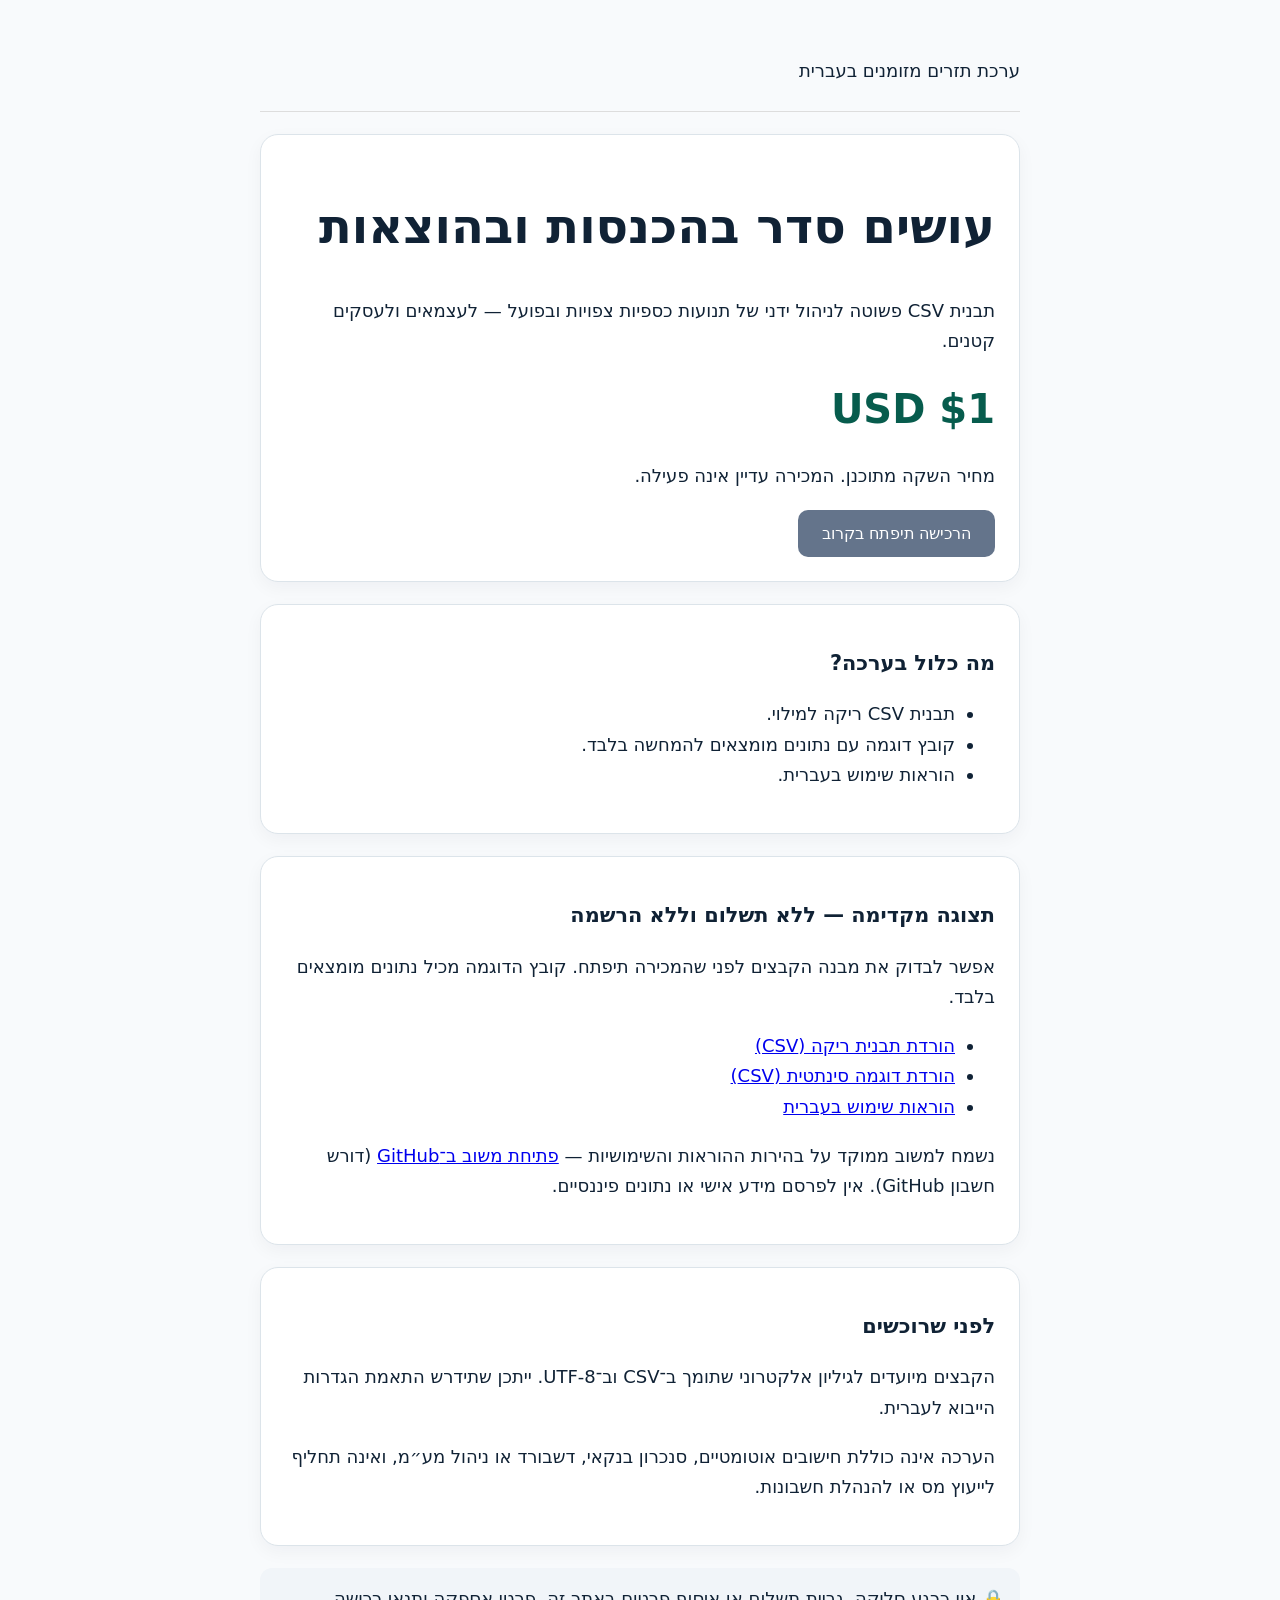
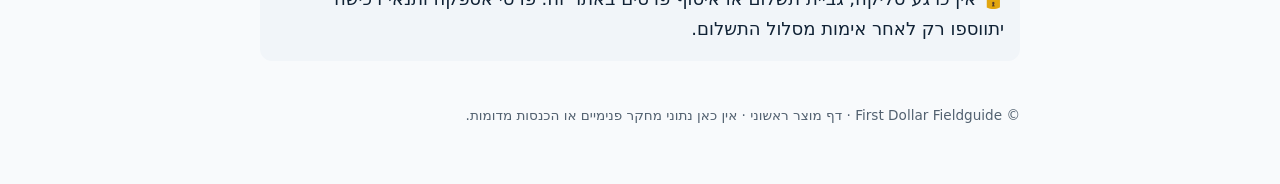
<file: index.html>
<!doctype html>
<html lang="he" dir="rtl"><head><meta charset="utf-8"><meta name="viewport" content="width=device-width,initial-scale=1"><meta name="description" content="ערכת תזרים מזומנים בסיסית בעברית לעצמאים"><title>ערכת תזרים בעברית | $1</title><style>body{margin:0;background:#f8fafc;color:#102235;font:18px/1.7 system-ui,Arial,sans-serif}main{max-width:760px;margin:0 auto;padding:32px 20px}header{padding:24px 0;border-bottom:1px solid #ddd}h1{font-size:clamp(2rem,6vw,3rem);line-height:1.2}h2{font-size:1.3rem}.price{font-size:2.5rem;font-weight:800;color:#075c4d}.box{background:white;border:1px solid #dce4ea;border-radius:18px;padding:24px;margin:22px 0;box-shadow:0 6px 18px #1022350b}.notice{background:#f1f5f9;padding:16px;border-radius:12px}button{border:0;background:#64748b;color:white;border-radius:10px;padding:14px 24px;font-size:1rem}footer{font-size:.85rem;color:#526170;padding:25px 0}</style></head><body><main><header>ערכת תזרים מזומנים בעברית</header><section class="box"><h1>עושים סדר בהכנסות ובהוצאות</h1><p>תבנית CSV פשוטה לניהול ידני של תנועות כספיות צפויות ובפועל — לעצמאים ולעסקים קטנים.</p><div class="price">$1 USD</div><p>מחיר השקה מתוכנן. המכירה עדיין אינה פעילה.</p><button disabled aria-disabled="true">הרכישה תיפתח בקרוב</button></section><section class="box"><h2>מה כלול בערכה?</h2><ul><li>תבנית CSV ריקה למילוי.</li><li>קובץ דוגמה עם נתונים מומצאים להמחשה בלבד.</li><li>הוראות שימוש בעברית.</li></ul></section><section class="box"><h2>תצוגה מקדימה — ללא תשלום וללא הרשמה</h2><p>אפשר לבדוק את מבנה הקבצים לפני שהמכירה תיפתח. קובץ הדוגמה מכיל נתונים מומצאים בלבד.</p><ul><li><a href="./kit/cashflow-template-he.csv" download>הורדת תבנית ריקה (CSV)</a></li><li><a href="./kit/cashflow-example-synthetic-he.csv" download>הורדת דוגמה סינתטית (CSV)</a></li><li><a href="./kit/README-he.md">הוראות שימוש בעברית</a></li></ul><p>נשמח למשוב ממוקד על בהירות ההוראות והשימושיות — <a href="https://github.com/AlmazitMe/first-dollar-public/issues/new?title=Feedback%3A%20Hebrew%20cash-flow%20kit">פתיחת משוב ב־GitHub</a> (דורש חשבון GitHub). אין לפרסם מידע אישי או נתונים פיננסיים.</p></section><section class="box"><h2>לפני שרוכשים</h2><p>הקבצים מיועדים לגיליון אלקטרוני שתומך ב־CSV וב־UTF-8. ייתכן שתידרש התאמת הגדרות הייבוא לעברית.</p><p>הערכה אינה כוללת חישובים אוטומטיים, סנכרון בנקאי, דשבורד או ניהול מע״מ, ואינה תחליף לייעוץ מס או להנהלת חשבונות.</p></section><p class="notice">🔒 אין כרגע סליקה, גביית תשלום או איסוף פרטים באתר זה. פרטי אספקה ותנאי רכישה יתווספו רק לאחר אימות מסלול התשלום.</p><footer>© First Dollar Fieldguide · דף מוצר ראשוני · אין כאן נתוני מחקר פנימיים או הכנסות מדומות.</footer></main></body></html>
</file>
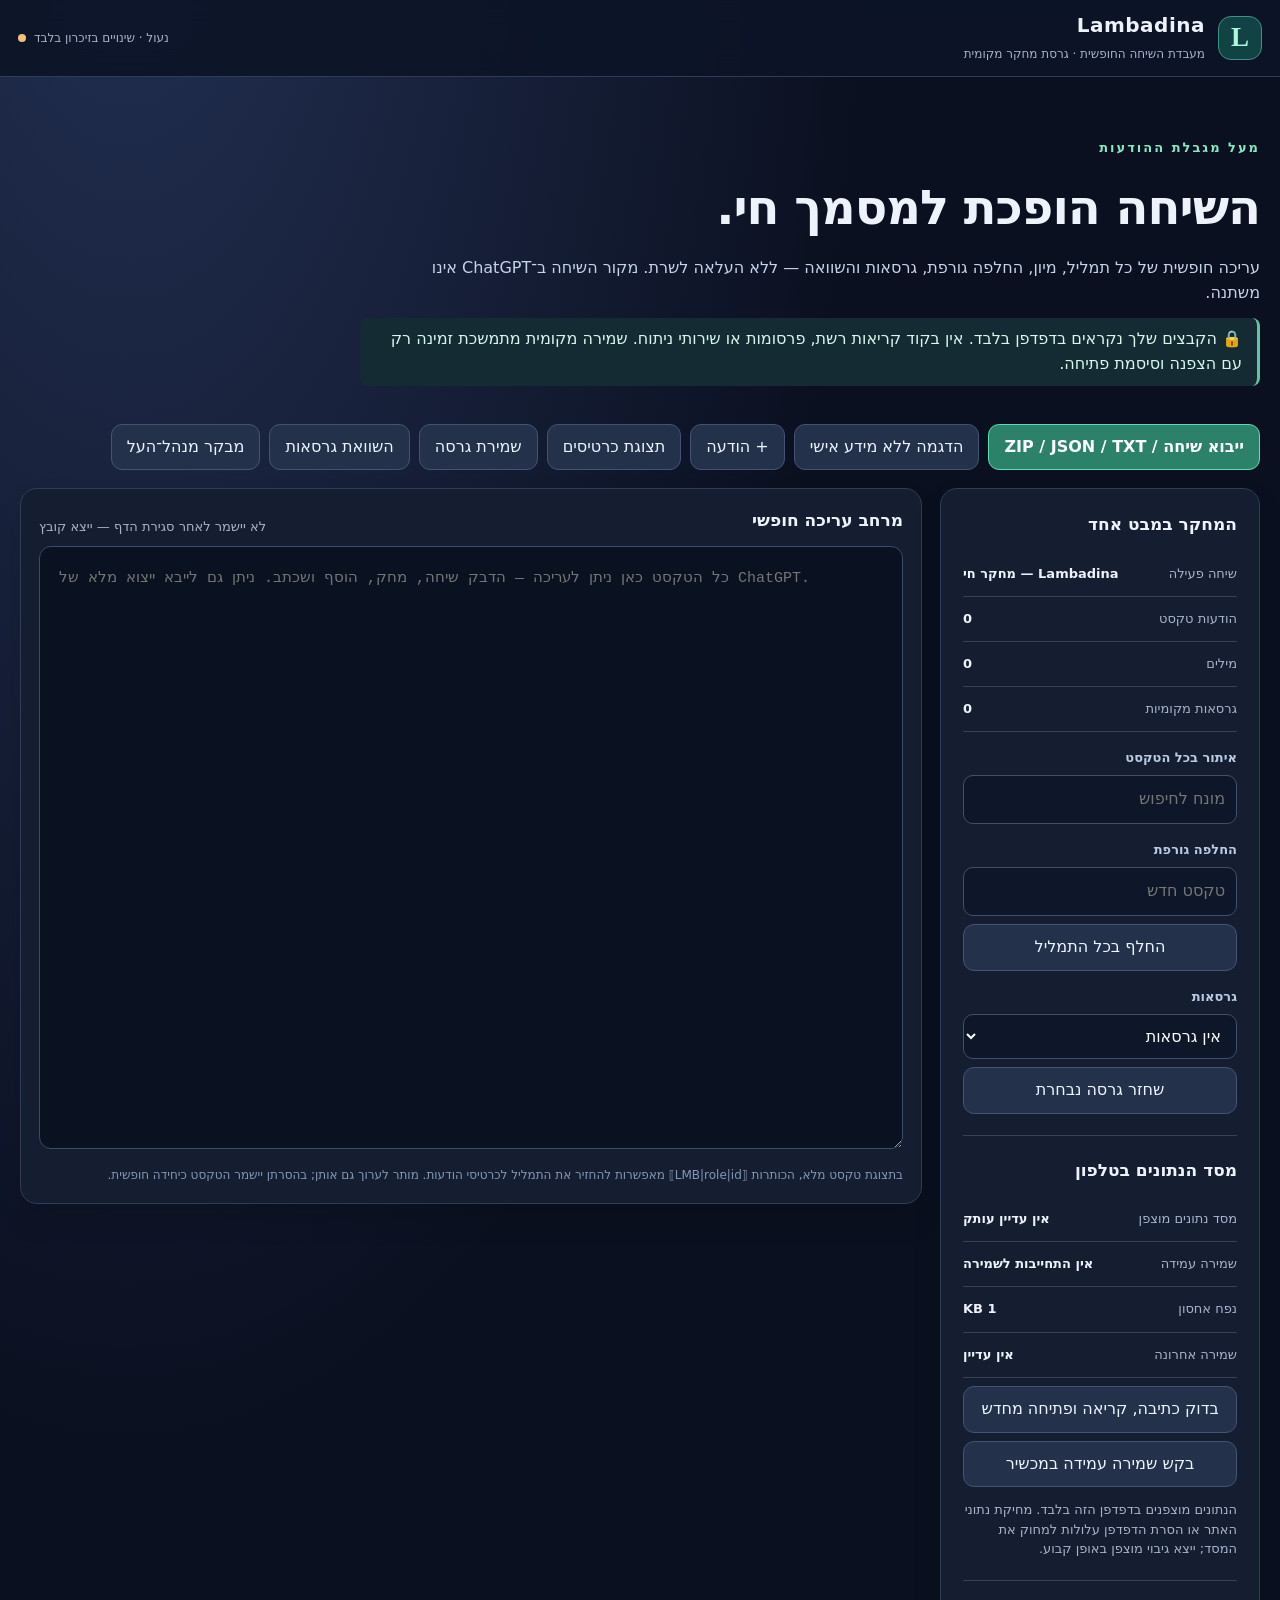
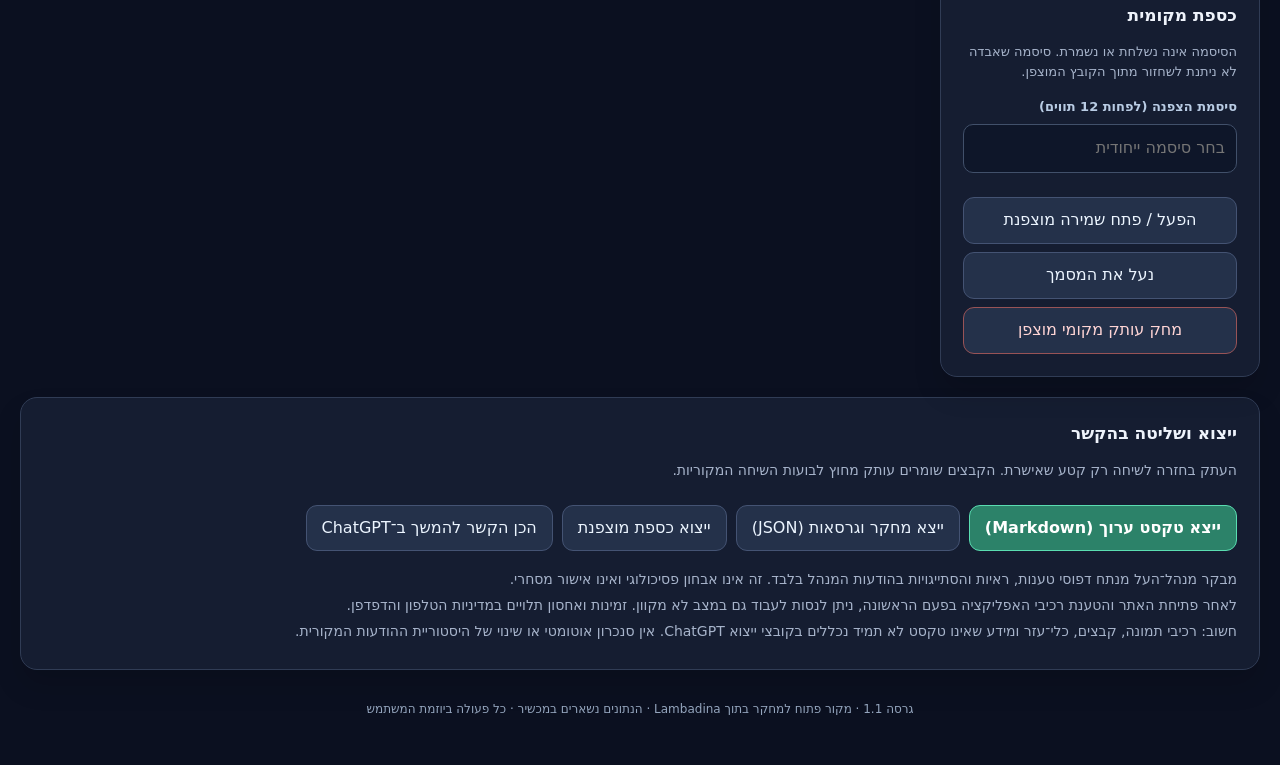
<file: editor/index.html>
<!doctype html>
<html lang="he" dir="rtl">
<head>
<meta charset="utf-8">
<meta name="viewport" content="width=device-width,initial-scale=1">
<meta name="referrer" content="no-referrer">
<meta http-equiv="Content-Security-Policy" content="default-src 'none'; script-src 'self'; worker-src 'self'; style-src 'self'; img-src 'none'; font-src 'none'; object-src 'none'; connect-src 'none'; form-action 'none'; base-uri 'none'">
<title>Lambadina | מעבדת שיחה חופשית</title>
<meta name="theme-color" content="#0b1020">
<link rel="stylesheet" href="style.css">
<script defer src="app.js"></script>
</head>
<body>
<header class="top">
 <div class="brand"><div class="mark">L</div><div><strong>Lambadina</strong><small>מעבדת השיחה החופשית · גרסת מחקר מקומית</small></div></div>
 <div class="status"><span id="lockIndicator">לא נעול · עבודה בזיכרון בלבד</span><span class="dot"></span></div>
</header>
<main>
<section class="intro">
 <p class="eyebrow">מעל מגבלת ההודעות</p>
 <h1>השיחה הופכת למסמך חי.</h1>
 <p>עריכה חופשית של כל תמליל, מיון, החלפה גורפת, גרסאות והשוואה — ללא העלאה לשרת. מקור השיחה ב־ChatGPT אינו משתנה.</p>
 <div class="privacy">🔒 הקבצים שלך נקראים בדפדפן בלבד. אין בקוד קריאות רשת, פרסומות או שירותי ניתוח. שמירה מקומית מתמשכת זמינה רק עם הצפנה וסיסמת פתיחה.</div>
</section>
<section class="toolbar" aria-label="פעולות ראשיות">
 <label class="btn primary" for="importFile">ייבוא שיחה / ZIP / JSON / TXT</label><input type="file" id="importFile" accept=".zip,.json,.txt,.md,.lmb" hidden>
 <button id="demo" class="btn">הדגמה ללא מידע אישי</button>
 <button id="add" class="btn">+ הודעה</button>
 <button id="view" class="btn">תצוגת כרטיסים</button>
 <button id="snapshot" class="btn">שמירת גרסה</button>
 <button id="compare" class="btn">השוואת גרסאות</button>
 <button id="auditManager" class="btn">מבקר מנהל־העל</button>
</section>
<section class="layout">
 <aside class="panel side">
   <h2>המחקר במבט אחד</h2>
   <div class="stat"><span>שיחה פעילה</span><strong id="titleLabel">טרם נטענה</strong></div>
   <div class="stat"><span>הודעות טקסט</span><strong id="msgCount">0</strong></div>
   <div class="stat"><span>מילים</span><strong id="wordCount">0</strong></div>
   <div class="stat"><span>גרסאות מקומיות</span><strong id="versionCount">0</strong></div>
   <div class="field"><label for="search">איתור בכל הטקסט</label><input id="search" placeholder="מונח לחיפוש"></div>
   <div class="field"><label for="replace">החלפה גורפת</label><input id="replace" placeholder="טקסט חדש"><button class="btn full" id="replaceAll">החלף בכל התמליל</button></div>
   <div class="field"><label for="snapshots">גרסאות</label><select id="snapshots"><option>אין גרסאות</option></select><button class="btn full" id="restore">שחזר גרסה נבחרת</button></div>
   <hr>
   <h2>מסד הנתונים בטלפון</h2>
   <div class="stat"><span>מסד נתונים מוצפן</span><strong id="dbStatus">ממתין לבדיקה</strong></div>
   <div class="stat"><span>שמירה עמידה</span><strong id="storageStatus">לא אומתה</strong></div>
   <div class="stat"><span>נפח אחסון</span><strong id="storageUsage">לא נמדד</strong></div>
   <div class="stat"><span>שמירה אחרונה</span><strong id="lastSave">אין עדיין</strong></div>
   <button class="btn full" id="verifyDb">בדוק כתיבה, קריאה ופתיחה מחדש</button>
   <button class="btn full" id="requestPersist">בקש שמירה עמידה במכשיר</button>
   <p class="muted">הנתונים מוצפנים בדפדפן הזה בלבד. מחיקת נתוני האתר או הסרת הדפדפן עלולות למחוק את המסד; ייצא גיבוי מוצפן באופן קבוע.</p>
   <hr>
   <h2>כספת מקומית</h2>
   <p class="muted">הסיסמה אינה נשלחת או נשמרת. סיסמה שאבדה לא ניתנת לשחזור מתוך הקובץ המוצפן.</p>
   <div class="field"><label for="passphrase">סיסמת הצפנה (לפחות 12 תווים)</label><input id="passphrase" type="password" autocomplete="off" placeholder="בחר סיסמה ייחודית"></div>
   <button class="btn full" id="unlock">הפעל / פתח שמירה מוצפנת</button>
   <button class="btn full" id="lock">נעל את המסמך</button>
   <button class="btn full danger" id="clear">מחק עותק מקומי מוצפן</button>
 </aside>
 <section class="panel editor-panel">
  <div class="editor-header"><h2 id="editorTitle">מרחב עריכה חופשי</h2><span id="dirty" class="muted">ללא שינויים</span></div>
  <div id="conversationPicker" class="picker hidden"><label for="conversationSelect">בחר שיחה לטעינה מתוך הייצוא</label><select id="conversationSelect"></select><button class="btn primary" id="loadConversation">טען את השיחה הנבחרת</button><p class="muted">רק השיחה שתבחר תועתק לסביבת העבודה; אין צורך להעלות את קובץ הייצוא לכאן לצ'אט.</p></div>
  <div id="cards" class="cards hidden"></div>
  <textarea id="fullEditor" dir="auto" spellcheck="true" placeholder="כל הטקסט כאן ניתן לעריכה — הדבק שיחה, מחק, הוסף ושכתב. ניתן גם לייבא ייצוא מלא של ChatGPT."></textarea>
  <div class="help">בתצוגת טקסט מלא, הכותרות ⟦LMB|role|id⟧ מאפשרות להחזיר את התמליל לכרטיסי הודעות. מותר לערוך גם אותן; בהסרתן יישמר הטקסט כיחידה חופשית.</div>
 </section>
</section>
<section class="panel output">
 <div class="output-head"><div><h2>ייצוא ושליטה בהקשר</h2><p>העתק בחזרה לשיחה רק קטע שאישרת. הקבצים שומרים עותק מחוץ לבועות השיחה המקוריות.</p></div></div>
 <div class="toolbar">
   <button class="btn primary" id="exportMarkdown">ייצא טקסט ערוך (Markdown)</button>
   <button class="btn" id="exportJSON">ייצא מחקר וגרסאות (JSON)</button>
   <button class="btn" id="encryptedExport">ייצוא כספת מוצפנת</button>
   <button class="btn" id="context">הכן הקשר להמשך ב־ChatGPT</button>
 </div>
 <textarea id="contextBox" class="hidden" readonly placeholder="ההקשר שהוכן יופיע כאן. בדוק אותו לפני העתקה."></textarea>
 <button class="btn hidden" id="copyContext">העתק הקשר</button>
 <p class="muted">מבקר מנהל־העל מנתח דפוסי טענות, ראיות והסתייגויות בהודעות המנהל בלבד. זה אינו אבחון פסיכולוגי ואינו אישור מסחרי.</p>
 <p class="muted">לאחר פתיחת האתר והטענת רכיבי האפליקציה בפעם הראשונה, ניתן לנסות לעבוד גם במצב לא מקוון. זמינות ואחסון תלויים במדיניות הטלפון והדפדפן.</p>
 <p class="muted">חשוב: רכיבי תמונה, קבצים, כלי־עזר ומידע שאינו טקסט לא תמיד נכללים בקובצי ייצוא ChatGPT. אין סנכרון אוטומטי או שינוי של היסטוריית ההודעות המקורית.</p>
</section>
<footer>גרסה 1.1 · מקור פתוח למחקר בתוך Lambadina · הנתונים נשארים במכשיר · כל פעולה ביוזמת המשתמש</footer>
</main>
<div id="notice" role="status" aria-live="polite" class="notice hidden"></div>
</body></html>
</file>
<file: editor/style.css>
:root{color-scheme:dark;--bg:#0b1020;--panel:#151d31;--text:#eef3fb;--muted:#a7b4cb;--border:#303c55;--accent:#84e9c1;--focus:#b8a4ff}
*{box-sizing:border-box}html{scroll-behavior:smooth}body{margin:0;background:radial-gradient(ellipse at 10% -10%,#233154 0%,#0b1020 46%);color:var(--text);font:16px/1.55 system-ui,-apple-system,"Segoe UI",sans-serif;min-height:100vh}
button,input,textarea,select{font:inherit}button{cursor:pointer}button:focus-visible,input:focus-visible,textarea:focus-visible,select:focus-visible{outline:2px solid var(--focus);outline-offset:3px}
.top{min-height:76px;background:#0d1427e8;border-bottom:1px solid var(--border);display:flex;align-items:center;justify-content:space-between;gap:15px;padding:10px max(18px,calc((100vw - 1280px)/2));position:sticky;top:0;z-index:3;backdrop-filter:blur(12px)}
.brand{display:flex;align-items:center;gap:13px}.mark{border-radius:13px;border:1px solid #408f88;color:#abf8db;background:#124344;font-family:Georgia,serif;font-weight:900;font-size:27px;display:grid;place-content:center;width:44px;height:44px}.brand strong{display:block;font-size:20px;letter-spacing:.5px}.brand small{color:var(--muted);font-size:12px}.status{color:var(--muted);font-size:12px;display:flex;align-items:center;gap:8px;text-align:left}.dot{width:8px;height:8px;border-radius:100%;background:#f4bf7d}
main{max-width:1320px;margin:auto;padding:25px 20px 38px}.intro{padding:24px 0 20px}.intro h1{font-size:clamp(30px,4vw,48px);letter-spacing:-1px;margin:0 0 8px;font-weight:730}.intro>p{max-width:870px;margin:12px 0;color:#c6d3e9}.intro .eyebrow{font-size:13px;font-weight:700;color:var(--accent);letter-spacing:2px}.privacy{max-width:900px;border-right:3px solid #63c4a5;padding:9px 15px;background:#152b34;border-radius:8px;color:#d7f7eb}
.toolbar{display:flex;gap:9px;flex-wrap:wrap;align-items:center;margin:18px 0}.btn{display:inline-flex;align-items:center;justify-content:center;min-height:40px;padding:10px 15px;border-radius:11px;background:#24314a;border:1px solid #445373;color:#ecf5ff;text-decoration:none;white-space:normal;text-align:center;transition:background .15s}.btn:hover{background:#30415d}.btn.primary{background:#2c8269;color:#fff;border-color:#5addb1;font-weight:700}.btn.primary:hover{background:#349a7b}.btn.danger{color:#ffd5d5;border-color:#985356}.btn.full{width:100%;margin-top:8px}
.layout{display:grid;grid-template-columns:minmax(230px,320px) minmax(0,1fr);gap:18px;align-items:start}.panel{background:var(--panel);border:1px solid var(--border);border-radius:17px;box-shadow:0 16px 28px #0002;padding:22px;min-width:0}.panel h2{font-size:17px;margin:0 0 14px}.side{position:sticky;top:93px}.stat{display:flex;justify-content:space-between;align-items:center;border-bottom:1px solid #364057;padding:12px 0;gap:15px}.stat span{color:var(--muted);font-size:13px}.stat strong{font-size:13px;max-width:180px;overflow:hidden;text-overflow:ellipsis;white-space:nowrap;text-align:left}.field{margin:16px 0}.field label,.picker label{color:#b9cce4;font-size:13px;display:block;margin:0 0 7px;font-weight:600}.field input,.field select,.picker select{width:100%;background:#0e1629;border-radius:10px;border:1px solid #41506a;color:#fff;min-height:42px;padding:11px}.muted{color:var(--muted);font-size:13px;line-height:1.5}hr{border:0;border-top:1px solid #344159;margin:21px 0}.editor-panel{padding:18px}.editor-header,.output-head{display:flex;justify-content:space-between;gap:15px;align-items:center}.editor-header h2{margin:0 0 12px}
#fullEditor{width:100%;height:67vh;min-height:400px;resize:vertical;padding:19px;background:#0a1120;border:1px solid #3a4c67;border-radius:12px;color:#eaf7ff;line-height:1.75;tab-size:2;font:15px/1.78 "Cascadia Code","Consolas",ui-monospace,monospace;direction:auto;unicode-bidi:plaintext}
.help{color:#8398b5;font-size:12px;padding-top:10px}.cards{max-height:70vh;min-height:440px;overflow:auto;padding:4px 5px}.card{border:1px solid #42516c;margin:12px 0;background:#101d33;border-radius:12px;padding:14px}.card.user{border-right:3px solid #6ac5b1}.card.assistant{border-right:3px solid #e1b881}.cardhead{display:flex;align-items:center;justify-content:space-between;gap:8px;flex-wrap:wrap;margin-bottom:10px}.cardhead span{color:var(--muted);font-size:13px}.cardhead .actions{display:flex;gap:5px}.tiny{background:#1d2b42;border:1px solid #374b66;border-radius:8px;color:#dce5f4;padding:5px 9px}.card textarea{resize:vertical;width:100%;min-height:105px;border:1px solid #44516d;border-radius:8px;background:#0c1629;color:white;padding:11px;font:15px/1.65 system-ui;unicode-bidi:plaintext}
.output{margin-top:20px}.output p{color:var(--muted);font-size:14px;margin:5px 0}#contextBox{width:100%;min-height:190px;color:#f7f7ff;background:#0a1120;border:1px solid var(--border);border-radius:10px;padding:15px;font:14px/1.6 monospace;direction:auto}.picker{background:#172941;border:1px solid #5b718e;border-radius:12px;padding:16px;margin:0 0 15px}.picker select{margin-bottom:12px}footer{padding:30px 0 8px;color:#94a5bd;text-align:center;font-size:12px}.notice{position:fixed;bottom:18px;left:18px;max-width:460px;background:#254f51;color:#fff;z-index:6;padding:13px 18px;border:1px solid #5fe4ce;border-radius:12px;box-shadow:0 8px 36px #0009}.notice.error{background:#6d2833;border-color:#fca5a5}.hidden{display:none!important}
@media(max-width:840px){.layout{display:flex;flex-direction:column}.side{position:static;width:100%;display:grid;grid-template-columns:1fr 1fr;gap:0 15px}.side h2,.side hr,.side .muted{grid-column:1/-1}.side .field{margin:8px 0}.side>.btn{grid-column:1/-1}.editor-panel{width:100%}main{padding:15px}.top{padding:12px 18px}.brand small{max-width:180px;display:block}.intro{padding-top:10px}#fullEditor{min-height:48vh;height:54vh}}
@media(max-width:520px){.side{display:block}.status{font-size:10px}.brand strong{font-size:18px}.brand small{font-size:10px}.toolbar .btn,.toolbar label.btn{flex:1 1 43%;min-height:48px;font-size:13px}.panel{padding:15px}.editor-panel{padding:11px}.editor-header{align-items:start}.intro h1{font-size:31px}.privacy{font-size:13px}#fullEditor{padding:12px;font-size:14px}}
</file>
